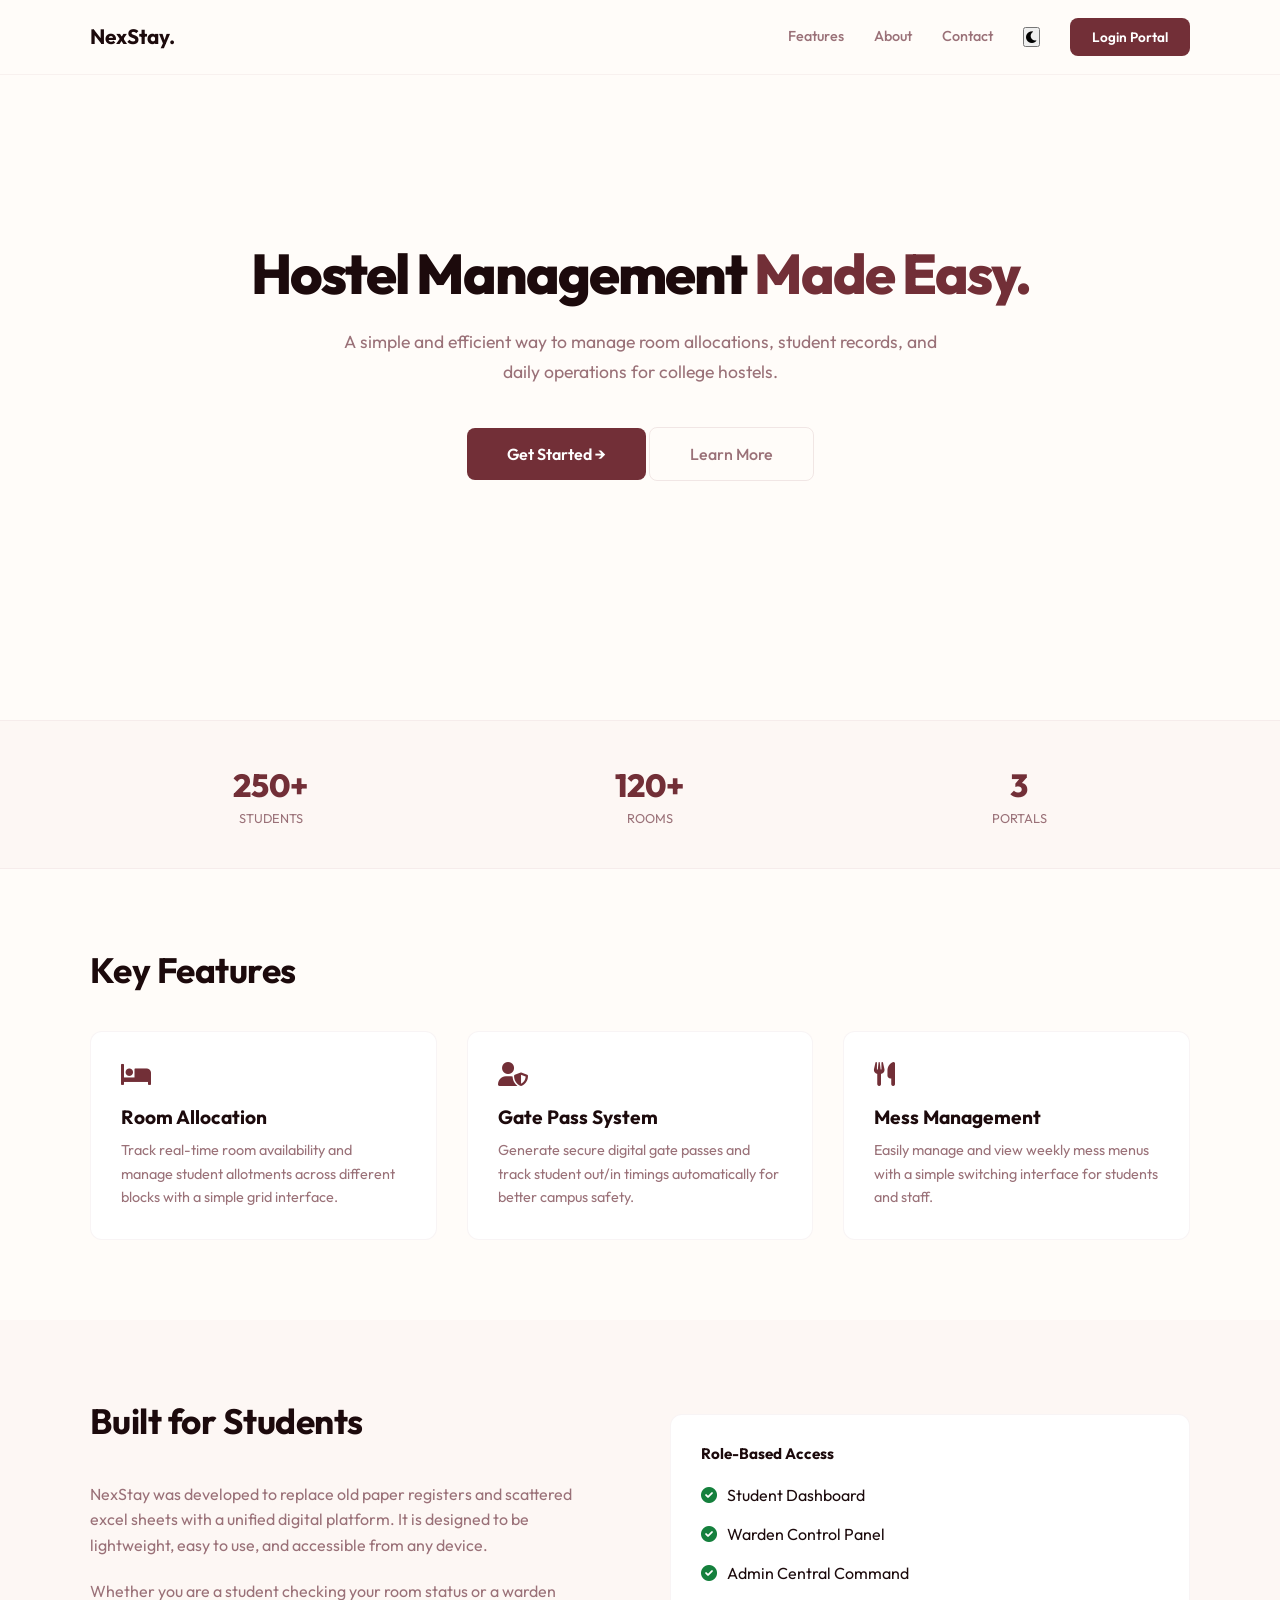
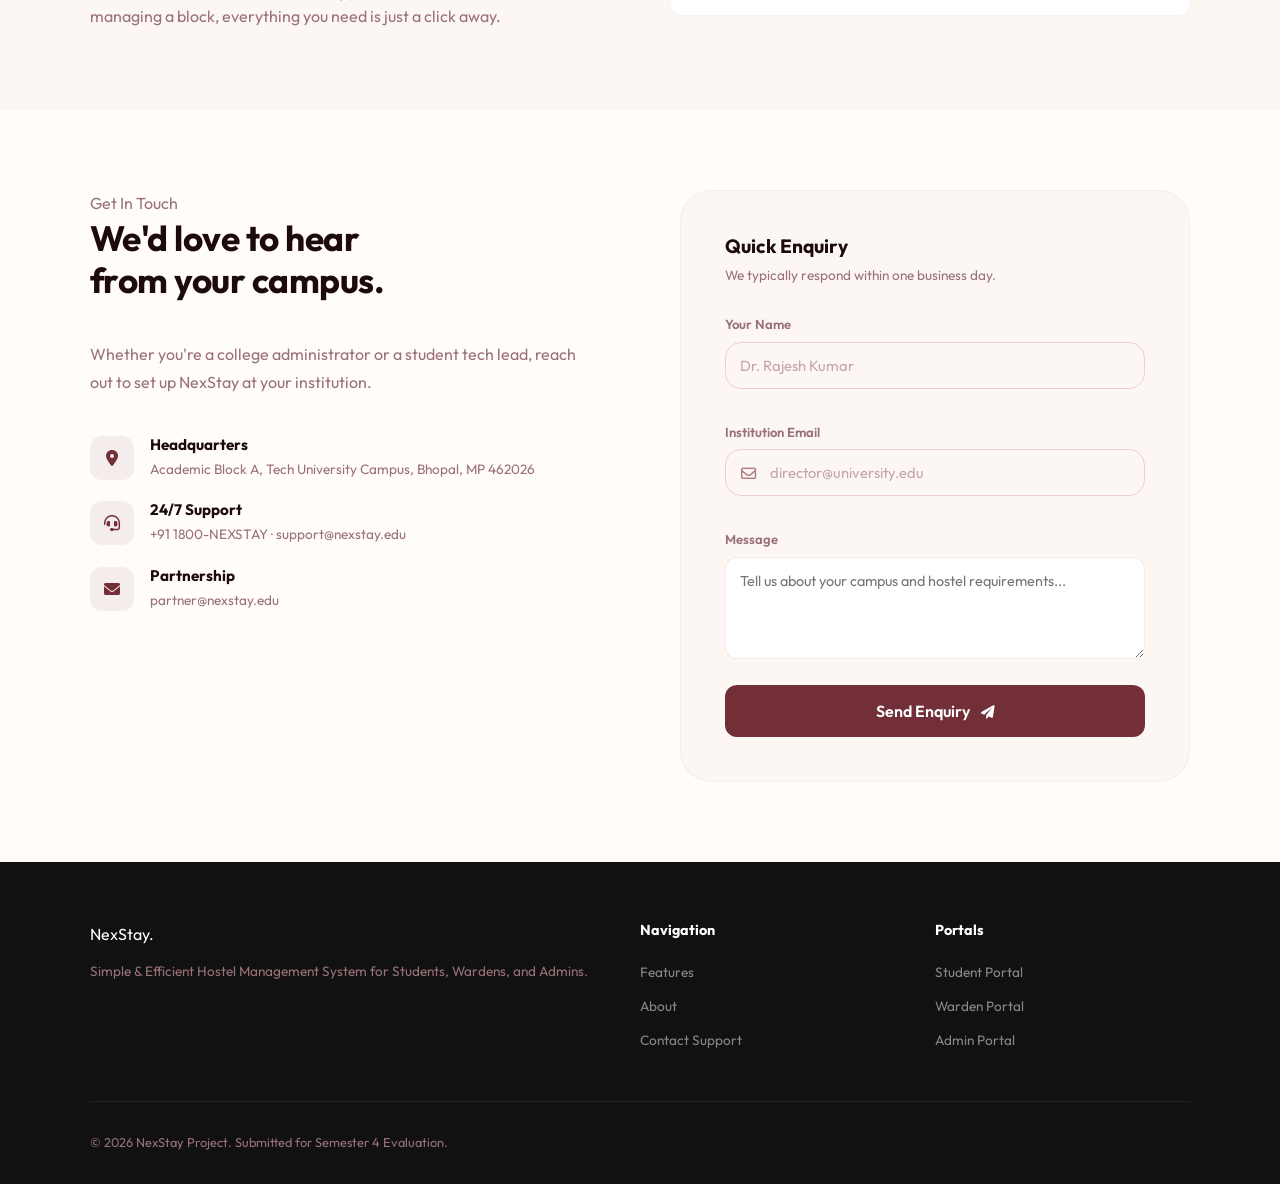
<file: index.html>
<!DOCTYPE html>
<html lang="en">

<head>
    <meta charset="UTF-8">
    <meta name="viewport" content="width=device-width, initial-scale=1.0">
    <title>NexStay: Smart Hostel Management Project</title>
    <meta name="description" content="A Semester 4 project for managing hostel rooms, students, and warden activities.">
    <link rel="stylesheet" href="./css/style.css">
    <link href="https://fonts.googleapis.com/css2?family=Outfit:wght@300;400;500;600;700;800;900&display=swap" rel="stylesheet">
    <link rel="stylesheet" href="https://cdnjs.cloudflare.com/ajax/libs/font-awesome/6.0.0/css/all.min.css">
    <style>
        /* =============================================
           LANDING PAGE 
           ============================================= */
        body { background: var(--bg-main); }

        /* ---- NAVBAR ---- */
        .lp-nav {
            position: fixed; top: 0; left: 0; right: 0; z-index: 100;
            display: flex; align-items: center; justify-content: space-between;
            padding: 18px 7%;
            background: rgba(255, 252, 249, 0.95);
            border-bottom: 1px solid var(--border-light);
            transition: all 0.3s ease;
        }
        [data-theme="dark"] .lp-nav { background: rgba(15, 5, 7, 0.95); }
        
        .lp-nav .logo-text {
            font-size: 1.3rem; font-weight: 700; color: var(--text-main); text-decoration: none;
        }
        .lp-nav__links {
            display: flex; align-items: center; gap: 30px;
        }
        .lp-nav__links a {
            font-size: 0.9rem; font-weight: 500; color: var(--text-muted); text-decoration: none;
        }
        .lp-nav__links a:hover { color: var(--primary); }
        .lp-nav .nav-cta {
            padding: 10px 22px; border-radius: 8px; font-size: 0.85rem;
            font-weight: 600; cursor: pointer; border: none;
            background: var(--primary); color: #fff;
        }

        /* ---- HERO ---- */
        .lp-hero {
            min-height: 80vh;
            display: flex; flex-direction: column;
            align-items: center; justify-content: center;
            text-align: center;
            padding: 100px 7%;
        }
        .lp-hero h1 {
            font-size: 3.5rem; font-weight: 800; color: var(--text-main); margin-bottom: 20px;
        }
        .lp-hero h1 span { color: var(--primary); }
        .lp-hero p {
            font-size: 1.1rem; color: var(--text-muted); max-width: 600px; margin: 0 auto 40px;
        }
        .btn-hero-primary {
            padding: 16px 40px; font-size: 1rem; font-weight: 600;
            border-radius: 8px; border: none; cursor: pointer;
            background: var(--primary); color: #fff;
        }
        .btn-hero-ghost {
            padding: 16px 40px; font-size: 1rem; font-weight: 500;
            border-radius: 8px; border: 1.5px solid var(--border); cursor: pointer;
            background: transparent; color: var(--text-muted);
        }

        /* ---- SECTIONS ---- */
        .lp-section { padding: 80px 7%; }
        .lp-section--alt { background: var(--bg-section); }
        .section-heading {
            font-size: 2.2rem; font-weight: 700; color: var(--text-main); margin-bottom: 40px;
        }

        .features-grid {
            display: grid; grid-template-columns: repeat(auto-fit, minmax(280px, 1fr));
            gap: 30px;
        }
        .feature-card {
            background: var(--white); border: 1px solid var(--border-light);
            border-radius: 12px; padding: 30px;
        }
        .feature-card i { font-size: 1.5rem; color: var(--primary); margin-bottom: 20px; }
        .feature-card h3 { font-size: 1.2rem; margin-bottom: 10px; }
        .feature-card p { font-size: 0.9rem; color: var(--text-muted); line-height: 1.6; }

        /* ---- CTA & FOOTER ---- */
        .lp-cta {
            padding: 80px 7%; text-align: center; background: var(--primary); color: #fff;
        }
        .lp-cta h2 { font-size: 2.5rem; margin-bottom: 20px; }
        .lp-cta p { margin-bottom: 30px; opacity: 0.8; }
        .btn-cta-white {
            padding: 15px 40px; font-size: 1rem; font-weight: 700;
            border-radius: 8px; border: none; background: #fff; color: var(--primary);
        }

        .lp-footer {
            background: #111; color: #888; padding: 60px 7% 30px;
        }
        .lp-footer__top {
            display: grid; grid-template-columns: 2fr 1fr 1fr; gap: 40px;
            padding-bottom: 40px; border-bottom: 1px solid #222;
        }
        .lp-footer h5 { color: #fff; margin-bottom: 20px; font-size: 0.9rem; }
        .lp-footer ul { list-style: none; padding: 0; }
        .lp-footer ul li { margin-bottom: 10px; }
        .lp-footer ul a { color: #888; text-decoration: none; font-size: 0.85rem; }
        .lp-footer__bottom { padding-top: 30px; font-size: 0.8rem; }

        /* Simple Modal Pop */
        .modal-content { transition: transform 0.3s ease; }
        .glass-overlay.active .modal-content { transform: scale(1); }
    </style>
</head>
<body>

    <!-- ============================
         NAVBAR
    ============================= -->
    <nav class="lp-nav" id="lpNav">
        <a href="#" class="logo-text">NexStay.</a>
        <div class="lp-nav__links">
            <a href="#features">Features</a>
            <a href="#about">About</a>
            <a href="#contact">Contact</a>
            <button class="dark-toggle" onclick="toggleDarkMode()" title="Toggle theme">
                <i class="fa-solid fa-moon" id="themeIcon"></i>
            </button>
            <button class="nav-cta" onclick="openLogin(); addRipple(event, this)">
                Login Portal
            </button>
        </div>
    </nav>

    <!-- ============================
         HERO
    ============================= -->
    <section class="lp-hero" id="home">
        <h1>Hostel Management <span>Made Easy.</span></h1>
        <p>A simple and efficient way to manage room allocations, student records, and daily operations for college hostels.</p>
        <div class="lp-hero__actions">
            <button class="btn-hero-primary" onclick="openLogin()">
                Get Started &rarr;
            </button>
            <button class="btn-hero-ghost" onclick="document.getElementById('features').scrollIntoView({behavior:'smooth'})">
                Learn More
            </button>
        </div>
    </section>

    <!-- ============================
         QUICK STATS
    ============================= -->
    <section class="lp-section--alt" style="padding: 40px 7%; border-top: 1px solid var(--border-light); border-bottom: 1px solid var(--border-light);">
        <div class="stats-row" style="display: flex; justify-content: space-around; flex-wrap: wrap; gap: 20px;">
            <div style="text-align: center;">
                <div style="font-size: 2rem; font-weight: 800; color: var(--primary);">250+</div>
                <div style="font-size: 0.8rem; color: var(--text-muted); text-transform: uppercase;">Students</div>
            </div>
            <div style="text-align: center;">
                <div style="font-size: 2rem; font-weight: 800; color: var(--primary);">120+</div>
                <div style="font-size: 0.8rem; color: var(--text-muted); text-transform: uppercase;">Rooms</div>
            </div>
            <div style="text-align: center;">
                <div style="font-size: 2rem; font-weight: 800; color: var(--primary);">3</div>
                <div style="font-size: 0.8rem; color: var(--text-muted); text-transform: uppercase;">Portals</div>
            </div>
        </div>
    </section>

    <!-- ============================
         FEATURES SECTION
    ============================= -->
    <section class="lp-section" id="features">
        <h2 class="section-heading">Key Features</h2>
        <div class="features-grid">
            <div class="feature-card">
                <i class="fa-solid fa-bed"></i>
                <h3>Room Allocation</h3>
                <p>Track real-time room availability and manage student allotments across different blocks with a simple grid interface.</p>
            </div>
            <div class="feature-card">
                <i class="fa-solid fa-user-shield"></i>
                <h3>Gate Pass System</h3>
                <p>Generate secure digital gate passes and track student out/in timings automatically for better campus safety.</p>
            </div>
            <div class="feature-card">
                <i class="fa-solid fa-utensils"></i>
                <h3>Mess Management</h3>
                <p>Easily manage and view weekly mess menus with a simple switching interface for students and staff.</p>
            </div>
        </div>
    </section>

    <!-- ============================
         ABOUT SECTION
    ============================= -->
    <section class="lp-section lp-section--alt" id="about">
        <div class="about-grid" style="display: grid; grid-template-columns: 1fr 1fr; gap: 60px; align-items: center;">
            <div>
                <h2 class="section-heading">Built for Students</h2>
                <p style="color: var(--text-muted); line-height: 1.6; margin-bottom: 20px;">
                    NexStay was developed to replace old paper registers and scattered excel sheets with a unified digital platform. 
                    It is designed to be lightweight, easy to use, and accessible from any device.
                </p>
                <p style="color: var(--text-muted); line-height: 1.6;">
                    Whether you are a student checking your room status or a warden managing a block, 
                    everything you need is just a click away.
                </p>
            </div>
            <div style="background: var(--white); border: 1px solid var(--border-light); border-radius: 12px; padding: 30px;">
                <h4 style="margin-bottom: 20px; font-weight: 700;">Role-Based Access</h4>
                <ul style="list-style: none; padding: 0;">
                    <li style="margin-bottom: 15px; display: flex; align-items: center; gap: 10px;">
                        <i class="fa-solid fa-circle-check" style="color: var(--success);"></i>
                        <span>Student Dashboard</span>
                    </li>
                    <li style="margin-bottom: 15px; display: flex; align-items: center; gap: 10px;">
                        <i class="fa-solid fa-circle-check" style="color: var(--success);"></i>
                        <span>Warden Control Panel</span>
                    </li>
                    <li style="margin-bottom: 0; display: flex; align-items: center; gap: 10px;">
                        <i class="fa-solid fa-circle-check" style="color: var(--success);"></i>
                        <span>Admin Central Command</span>
                    </li>
                </ul>
            </div>
        </div>
    </section>

    <!-- ============================
         CONTACT
    ============================= -->
    <section class="lp-section" id="contact">
        <div style="display:grid; grid-template-columns: 1fr 1fr; gap: 80px; align-items: start;">
            <div>
                <p class="section-label reveal">Get In Touch</p>
                <h2 class="section-heading reveal reveal-delay-1">We'd love to hear<br>from your campus.</h2>
                <p class="section-sub reveal reveal-delay-2" style="margin-bottom:40px;">Whether you're a college administrator or a student tech lead, reach out to set up NexStay at your institution.</p>
                <div style="display:flex; flex-direction:column; gap:20px;">
                    <div class="reveal reveal-delay-1" style="display:flex; gap:16px; align-items:flex-start;">
                        <div style="width:44px; height:44px; border-radius:12px; background:var(--primary-light); color:var(--primary); display:flex; align-items:center; justify-content:center; flex-shrink:0; font-size:1rem;">
                            <i class="fa-solid fa-location-dot"></i>
                        </div>
                        <div>
                            <h4 style="font-size:0.95rem; font-weight:700; margin-bottom:4px;">Headquarters</h4>
                            <p style="font-size:0.85rem; color:var(--text-muted);">Academic Block A, Tech University Campus, Bhopal, MP 462026</p>
                        </div>
                    </div>
                    <div class="reveal reveal-delay-2" style="display:flex; gap:16px; align-items:flex-start;">
                        <div style="width:44px; height:44px; border-radius:12px; background:var(--primary-light); color:var(--primary); display:flex; align-items:center; justify-content:center; flex-shrink:0; font-size:1rem;">
                            <i class="fa-solid fa-headset"></i>
                        </div>
                        <div>
                            <h4 style="font-size:0.95rem; font-weight:700; margin-bottom:4px;">24/7 Support</h4>
                            <p style="font-size:0.85rem; color:var(--text-muted);">+91 1800-NEXSTAY · support@nexstay.edu</p>
                        </div>
                    </div>
                    <div class="reveal reveal-delay-3" style="display:flex; gap:16px; align-items:flex-start;">
                        <div style="width:44px; height:44px; border-radius:12px; background:var(--primary-light); color:var(--primary); display:flex; align-items:center; justify-content:center; flex-shrink:0; font-size:1rem;">
                            <i class="fa-solid fa-envelope"></i>
                        </div>
                        <div>
                            <h4 style="font-size:0.95rem; font-weight:700; margin-bottom:4px;">Partnership</h4>
                            <p style="font-size:0.85rem; color:var(--text-muted);">partner@nexstay.edu</p>
                        </div>
                    </div>
                </div>
            </div>
            <div class="reveal reveal-delay-2" style="background:var(--bg-section); border:1px solid var(--border-light); border-radius:var(--radius-xl); padding:44px;">
                <h3 style="font-size:1.2rem; font-weight:700; margin-bottom:6px;">Quick Enquiry</h3>
                <p style="font-size:0.85rem; color:var(--text-muted); margin-bottom:28px;">We typically respond within one business day.</p>
                <div style="display:flex; flex-direction:column; gap:16px;">
                    <div class="input-group">
                        <label>Your Name</label>
                        <input type="text" placeholder="Dr. Rajesh Kumar" id="contactName" style="padding-left:14px;">
                    </div>
                    <div class="input-group">
                        <label>Institution Email</label>
                        <i class="fa-regular fa-envelope"></i>
                        <input type="email" placeholder="director@university.edu" id="contactEmail">
                    </div>
                    <div class="input-group" style="margin-bottom:4px;">
                        <label>Message</label>
                        <textarea placeholder="Tell us about your campus and hostel requirements..." id="contactMsg" rows="4" style="width:100%; padding:14px; border:1px solid var(--border); border-radius:12px; background:var(--white); color:var(--text-main); font-family:inherit; font-size:0.9rem; resize:vertical; outline:none; transition: border-color 0.2s;" onfocus="this.style.borderColor='var(--primary)'" onblur="this.style.borderColor='var(--border)'"></textarea>
                    </div>
                    <button class="btn-hero-primary w-100" style="border-radius:12px; width:100%;" onclick="submitEnquiry(this)">
                        Send Enquiry <i class="fa-solid fa-paper-plane" style="margin-left:8px; font-size:0.85rem;"></i>
                    </button>
                </div>
            </div>
        </div>
    </section>


    <!-- ============================
         FOOTER
    ============================= -->
    <footer class="lp-footer">
        <div class="lp-footer__top">
            <div>
                <div class="logo-text" style="color:#fff; margin-bottom:15px;">NexStay.</div>
                <p style="font-size:0.85rem; line-height:1.6;">Simple & Efficient Hostel Management System for Students, Wardens, and Admins.</p>
            </div>
            <div class="f-col">
                <h5>Navigation</h5>
                <ul>
                    <li><a href="#features">Features</a></li>
                    <li><a href="#about">About</a></li>
                    <li><a href="#">Contact Support</a></li>
                </ul>
            </div>
            <div class="f-col">
                <h5>Portals</h5>
                <ul>
                    <li><a href="dashboard.html">Student Portal</a></li>
                    <li><a href="warden.html">Warden Portal</a></li>
                    <li><a href="admin.html">Admin Portal</a></li>
                </ul>
            </div>
        </div>
        <div class="lp-footer__bottom">
            <p>&copy; 2026 NexStay Project. Submitted for Semester 4 Evaluation.</p>
        </div>
    </footer>

    <div id="toast-container"></div>

    <!-- ============================
         LOGIN MODAL
    ============================= -->
    <div class="glass-overlay modal" id="loginModal">
        <div class="modal-content" style="border-radius:12px; box-shadow:0 20px 50px rgba(0,0,0,0.1);">
            <button class="close-btn" onclick="closeLogin()"><i class="fa-solid fa-xmark"></i></button>
            <h2 style="font-weight:700; margin-bottom:10px;">Login Portal</h2>
            <p>Select your portal and continue.</p>
            <form onsubmit="return false;" class="login-form">
                <div class="input-group">
                    <div class="role-selector">
                        <label class="radio-card"><input type="radio" name="role" value="student" checked><span class="card-content">Student</span></label>
                        <label class="radio-card"><input type="radio" name="role" value="warden"><span class="card-content">Warden</span></label>
                        <label class="radio-card"><input type="radio" name="role" value="admin"><span class="card-content">Admin</span></label>
                    </div>
                </div>
                <div class="input-group">
                    <label>Email ID</label>
                    <input type="email" placeholder="you@nexstay.edu" style="padding-left:15px;">
                </div>
                <div class="input-group">
                    <label>Password</label>
                    <input type="password" placeholder="••••••••" style="padding-left:15px;">
                </div>
                <button type="button" class="btn-primary w-100" style="padding:15px; font-weight:700; margin-top:20px;" onclick="handleLogin()">
                    Sign In &rarr;
                </button>
            </form>
        </div>
    </div>

    <script src="./js/script.js"></script>
    <script>
    // ---- Theme Toggle Sync ----
    function updateThemeIcon() {
        const isDark = document.body.getAttribute('data-theme') === 'dark';
        const icon = document.getElementById('themeIcon');
        if (icon) {
            icon.className = isDark ? 'fa-solid fa-sun' : 'fa-solid fa-moon';
        }
    }
    updateThemeIcon();

    // Wrap global toggle from script.js to update icon
    const _baseToggle = window.toggleDarkMode;
    window.toggleDarkMode = function() {
        if (typeof _baseToggle === 'function') {
            _baseToggle();
            updateThemeIcon();
        }
    };

    // Smooth scroll for anchors
    document.querySelectorAll('a[href^="#"]').forEach(anchor => {
        anchor.addEventListener('click', function (e) {
            e.preventDefault();
            const target = document.querySelector(this.getAttribute('href'));
            if (target) {
                target.scrollIntoView({ behavior: 'smooth' });
            }
        });
    });
    </script>
</body>
</html>
</file>
<file: css/style.css>
/* ====================================================
   NEXSTAY v9 — VELVET WINE RED  |  PREMIUM REFINED
   Light Mode · All Pages · Polished UI System
   ==================================================== */

/* ---- Google Font import (fallback if not loaded via HTML) ---- */
@import url('https://fonts.googleapis.com/css2?family=Outfit:wght@300;400;500;600;700;800&display=swap');

/* ============================================================
   DESIGN TOKENS
   ============================================================ */
:root {
  --primary:        #722f37;
  --primary-dark:   #3d0c11;
  --primary-mid:    #8f3a44;
  --primary-light:  rgba(114, 47, 55, 0.07);
  --primary-glow:   rgba(114, 47, 55, 0.18);
  --gold:           #b8860b;
  --success:        #15803d;
  --danger:         #b91c1c;
  --warning:        #b45309;
  --bg-main:        #fffcf9;
  --bg-section:     #fdf7f4;
  --white:          #ffffff;
  --card-bg:        #ffffff;
  --sidebar-bg:     #ffffff;
  --text-main:      #1c0a0c;
  --text-muted:     #9a7178;
  --text-sub:       #c4a4a8;
  --border:         rgba(114, 47, 55, 0.1);
  --border-light:   rgba(114, 47, 55, 0.05);
  --shadow-sm:      0 2px 12px rgba(114,47,55,0.06);
  --shadow-md:      0 8px 32px rgba(114,47,55,0.08);
  --shadow-lg:      0 20px 60px rgba(114,47,55,0.12);
  --shadow-xl:      0 30px 80px rgba(114,47,55,0.16);
  --radius-sm:      10px;
  --radius-md:      16px;
  --radius-lg:      24px;
  --radius-xl:      32px;
  --transition:     all 0.3s cubic-bezier(0.25, 0.46, 0.45, 0.94);
}

[data-theme="dark"] {
  --primary:        #ba4959;
  --primary-dark:   #1a0608;
  --primary-mid:    #8f3a44;
  --primary-light:  rgba(186, 73, 89, 0.12);
  --primary-glow:   rgba(186, 73, 89, 0.25);
  --gold:           #d4af37;
  --success:        #22c55e;
  --danger:         #ef4444;
  --warning:        #f59e0b;
  --bg-main:        #0f0507;
  --bg-section:     #17080a;
  --white:          #1a0608;
  --card-bg:        #17080a;
  --sidebar-bg:     #120406;
  --text-main:      #fdf7f4;
  --text-muted:     #c4a4a8;
  --text-sub:       #9a7178;
  --border:         rgba(255,255,255,0.08);
  --border-light:   rgba(255,255,255,0.04);
}

/* ============================================================
   BASE RESET
   ============================================================ */
*, *::before, *::after { margin: 0; padding: 0; box-sizing: border-box; }

html { scroll-behavior: smooth; }

body {
  font-family: 'Outfit', -apple-system, sans-serif;
  background-color: var(--bg-main);
  color: var(--text-main);
  min-height: 100vh;
  line-height: 1.5;
  -webkit-font-smoothing: antialiased;
}

a { text-decoration: none; color: inherit; }
img { display: block; max-width: 100%; }
button { font-family: inherit; }

/* ============================================================
   SCROLLBAR (subtle wine red)
   ============================================================ */
::-webkit-scrollbar { width: 6px; }
::-webkit-scrollbar-track { background: var(--bg-main); }
::-webkit-scrollbar-thumb { background: rgba(114,47,55,0.2); border-radius: 3px; }
::-webkit-scrollbar-thumb:hover { background: var(--primary); }

/* ============================================================
   BACKGROUND TREATMENT
   ============================================================ */
.mesh-container {
  position: fixed; top: 0; left: 0;
  width: 100%; height: 100%;
  z-index: -1; pointer-events: none;
  background:
    radial-gradient(ellipse 60% 40% at 10% 15%, rgba(114,47,55,0.05) 0%, transparent 100%),
    radial-gradient(ellipse 50% 35% at 90% 85%, rgba(184,134,11,0.04) 0%, transparent 100%);
}

/* ============================================================
   TYPOGRAPHY SYSTEM
   ============================================================ */
h1, h2, h3, h4, h5 {
  font-weight: 700;
  color: var(--text-main);
  line-height: 1.2;
}
h1 { font-size: clamp(2.5rem, 5vw, 4.5rem); letter-spacing: -2px; }
h2 { font-size: 1.8rem; letter-spacing: -0.5px; }
h3 { font-size: 1.1rem; }
h4 { font-size: 0.95rem; }
p  { color: var(--text-muted); line-height: 1.7; }
small { font-size: 0.78rem; color: var(--text-sub); }

/* ============================================================
   GLASS CARD SYSTEM
   ============================================================ */
.glass-card {
  background: var(--card-bg);
  border: 1px solid var(--border);
  box-shadow: var(--shadow-md);
  border-radius: var(--radius-lg);
  padding: 28px;
  transition: var(--transition);
}
.glass-card:hover {
  transform: translateY(-4px);
  box-shadow: var(--shadow-lg);
  border-color: rgba(114,47,55,0.22);
}
.glass {
  background: rgba(255,255,255,0.8);
  backdrop-filter: blur(16px);
  -webkit-backdrop-filter: blur(16px);
  border: 1px solid rgba(255,255,255,0.6);
  box-shadow: var(--shadow-sm);
}

/* ============================================================
   MODAL SYSTEM
   ============================================================ */
.glass-overlay {
  display: none;
  position: fixed; inset: 0;
  background: rgba(28, 10, 12, 0.45);
  backdrop-filter: blur(10px);
  -webkit-backdrop-filter: blur(10px);
  z-index: 1000;
  align-items: center;
  justify-content: center;
  padding: 20px;
}
.glass-overlay.active,
.modal.active { display: flex; }
.modal { display: none; }

.modal-content {
  position: relative;
  width: 100%; max-width: 480px;
  background: var(--white);
  border: 1px solid var(--border);
  border-radius: var(--radius-xl);
  padding: 52px 44px 44px;
  box-shadow: var(--shadow-xl);
}
.modal-content h2 { margin-bottom: 4px; }
.modal-content > p { margin-bottom: 28px; font-size: 0.95rem; }
.close-btn {
  position: absolute; top: 18px; right: 18px;
  width: 36px; height: 36px;
  background: var(--primary-light); border: none; border-radius: 50%;
  display: flex; align-items: center; justify-content: center;
  font-size: 1rem; color: var(--primary); cursor: pointer;
  transition: var(--transition);
}
.close-btn:hover { background: var(--primary); color: white; }

/* ============================================================
   BUTTON SYSTEM — The Premium Wine Red Set
   ============================================================ */
.btn-primary {
  display: inline-flex; align-items: center; justify-content: center; gap: 8px;
  background: var(--primary);
  color: white;
  padding: 13px 28px;
  border-radius: var(--radius-md);
  border: none;
  font-weight: 700; font-size: 0.92rem; letter-spacing: 0.2px;
  cursor: pointer; white-space: nowrap;
  box-shadow: 0 4px 16px var(--primary-glow);
  transition: var(--transition);
  position: relative; overflow: hidden;
}
.btn-primary::after {
  content: '';
  position: absolute; inset: 0;
  background: linear-gradient(180deg, rgba(255,255,255,0.08) 0%, transparent 100%);
  pointer-events: none;
}
.btn-primary:hover {
  background: var(--primary-mid);
  transform: translateY(-2px);
  box-shadow: 0 8px 28px var(--primary-glow);
}
.btn-primary:active { transform: translateY(0); }

.btn-secondary {
  display: inline-flex; align-items: center; justify-content: center; gap: 8px;
  background: var(--white);
  color: var(--primary);
  padding: 12px 28px;
  border-radius: var(--radius-md);
  border: 1.5px solid var(--primary);
  font-weight: 700; font-size: 0.92rem;
  cursor: pointer;
  transition: var(--transition);
}
.btn-secondary:hover { background: var(--primary-light); transform: translateY(-2px); }

.btn-text {
  background: none; border: none;
  color: var(--primary); font-family: inherit;
  font-weight: 600; font-size: 0.88rem;
  cursor: pointer; padding: 4px 0;
  transition: opacity 0.2s;
}
.btn-text:hover { opacity: 0.7; }

.btn-large  { padding: 16px 40px; font-size: 1rem; border-radius: var(--radius-lg); }
.btn-pill   { border-radius: 100px !important; }
.w-100      { width: 100%; }

/* Icon button */
.icon-btn {
  width: 42px; height: 42px;
  background: var(--white);
  border: 1px solid var(--border);
  border-radius: var(--radius-sm);
  display: flex; align-items: center; justify-content: center;
  font-size: 1rem; color: var(--text-muted); cursor: pointer;
  transition: var(--transition); position: relative;
}
.icon-btn:hover { color: var(--primary); border-color: var(--primary); }

/* Danger / success variants */
.btn-danger  { background: var(--danger) !important; box-shadow: 0 4px 14px rgba(185,28,28,0.2) !important; }
.btn-success { background: var(--success) !important; box-shadow: 0 4px 14px rgba(21,128,61,0.2) !important; }

/* ============================================================
   BADGE / CHIP
   ============================================================ */
.badge {
  display: inline-flex; align-items: center; gap: 4px;
  padding: 4px 12px; border-radius: 100px;
  font-size: 0.72rem; font-weight: 700; letter-spacing: 0.4px;
  background: var(--primary-light);
  color: var(--primary);
  border: 1px solid var(--border);
}
.badge.success { background: rgba(21,128,61,0.08); color: var(--success); border-color: rgba(21,128,61,0.2); }
.badge.danger  { background: rgba(185,28,28,0.08); color: var(--danger);  border-color: rgba(185,28,28,0.2); }
.badge.warning { background: rgba(180,83,9,0.08); color: var(--warning);  border-color: rgba(180,83,9,0.2); }

/* ============================================================
   AVATAR
   ============================================================ */
.avatar {
  width: 48px; height: 48px;
  border-radius: 50%; object-fit: cover;
  border: 2.5px solid var(--primary);
  box-shadow: 0 0 0 3px var(--primary-light);
}

/* ============================================================
   NAVBAR
   ============================================================ */
.navbar {
  display: flex; align-items: center; justify-content: space-between;
    padding: 16px 5%;
    position: fixed; top: 0; left: 0; width: 100%;
    z-index: 500;
    background: var(--card-bg);
    backdrop-filter: blur(20px);
  -webkit-backdrop-filter: blur(20px);
  border-bottom: 1px solid var(--border);
}
.logo {
  display: flex; align-items: center; gap: 10px;
  font-size: 1.35rem; font-weight: 800;
  color: var(--primary-dark); letter-spacing: -0.5px;
}
.logo i { font-size: 1.1rem; }
.nav-links { display: flex; align-items: center; gap: 28px; }
.nav-links a {
  font-weight: 600; font-size: 0.9rem;
  color: var(--text-muted); transition: color 0.2s;
}
.nav-links a:hover { color: var(--primary); }

/* ============================================================
   HERO SECTION — Full Width Centered
   ============================================================ */
.hero-full {
    display: flex;
    flex-direction: column;
    align-items: center;
    min-height: 100vh;
    padding-top: 80px;
    padding-bottom: 80px;
}
.hero-center {
    display: flex;
    flex-direction: column;
    align-items: center;
    padding: 80px 6% 0;
    max-width: 780px;
    width: 100%;
    text-align: center;
}
.hero-center > * {
    opacity: 0;
    animation: heroReveal 0.9s cubic-bezier(0.16,1,0.3,1) forwards;
}
.hero-center .hero-badge   { animation-delay: 0.2s; }
.hero-center h1            { animation-delay: 0.35s; }
.hero-center > p           { animation-delay: 0.5s; }
.hero-center .hero-actions { animation-delay: 0.65s; }
.hero-center .landing-stats{ animation-delay: 0.80s; }

.hero-badge {
    display: inline-flex; align-items: center; gap: 8px;
    background: var(--primary-light); color: var(--primary);
    border: 1px solid var(--border);
    padding: 8px 18px; border-radius: 100px;
    font-size: 0.75rem; font-weight: 700; letter-spacing: 1px;
    margin-bottom: 0;
}

.hero-actions { display: flex; gap: 14px; flex-wrap: wrap; align-items: center; }

.landing-stats { display: flex; gap: 48px; }
.landing-stats .stat-item h3 {
    font-size: 2.2rem; color: var(--primary);
    margin-bottom: 2px; letter-spacing: -1px;
    background: linear-gradient(135deg, var(--primary), var(--gold));
    -webkit-background-clip: text;
    background-clip: text;
    -webkit-text-fill-color: transparent;
}
.landing-stats .stat-item p { font-size: 0.82rem; }

/* ============================================================
   CSS DASHBOARD MOCKUP
   ============================================================ */
.mockup-wrapper {
    position: relative;
    width: min(860px, 92%);
    margin: 60px auto 0;
    background: var(--white);
    border: 1px solid var(--border);
    border-radius: 16px;
    box-shadow: 0 32px 80px rgba(114,47,55,0.12), 0 0 0 1px rgba(114,47,55,0.05);
    overflow: visible;
    opacity: 0;
    animation: heroReveal 1s cubic-bezier(0.16,1,0.3,1) 0.95s forwards;
}

/* Browser chrome bar */
.dash-bar {
    display: flex; align-items: center; gap: 7px;
    padding: 0 16px;
    height: 40px;
    background: #f8f3f0;
    border-bottom: 1px solid var(--border-light);
    border-radius: 16px 16px 0 0;
}
.dot { width: 11px; height: 11px; border-radius: 50%; flex-shrink: 0; }
.dash-url {
    flex: 1; margin: 0 10px;
    background: #ede5e2; border-radius: 6px;
    height: 22px; display: flex; align-items: center;
    padding: 0 10px;
    font-size: 0.65rem; font-weight: 500; color: var(--text-muted);
}

/* Mockup body — sidebar + main */
.dash-body {
    display: flex;
    height: 380px;
    overflow: hidden;
    border-radius: 0 0 16px 16px;
}

/* ---- Mini Sidebar ---- */
.dash-sidebar {
    width: 70px;
    background: var(--white);
    border-right: 1px solid var(--border-light);
    padding: 16px 12px;
    display: flex; flex-direction: column; gap: 16px; align-items: center;
    flex-shrink: 0;
}
.ds-logo { font-size: 1rem; color: var(--primary); }
.ds-avatar {
    width: 36px; height: 36px; border-radius: 50%;
    background: var(--primary-light);
    border: 2px solid var(--border);
}
.ds-nav { display: flex; flex-direction: column; gap: 8px; width: 100%; }
.ds-item {
    height: 8px; border-radius: 4px;
    background: #ede5e2;
    animation: skeletonPulse 2s ease-in-out infinite;
}
.ds-item.active { background: var(--primary-light); border-left: 2px solid var(--primary); }

/* ---- Main Dashboard area ---- */
.dash-main { flex: 1; padding: 20px; background: #fdf8f6; display: flex; flex-direction: column; gap: 16px; overflow: hidden; }

.dm-topbar { display: flex; justify-content: space-between; align-items: center; }
.dm-title { height: 14px; width: 160px; background: #e8dbd8; border-radius: 4px; margin-bottom: 6px; animation: skeletonPulse 2s ease-in-out infinite; }
.dm-sub   { height: 9px; width: 110px; background: #ede5e2; border-radius: 3px; animation: skeletonPulse 2s ease-in-out 0.2s infinite; }
.dm-btn   { height: 30px; width: 88px; background: var(--primary); border-radius: 8px; opacity: 0.9; }

/* Stat cards row */
.dm-cards { display: flex; gap: 12px; }
.dm-card {
    flex: 1; background: white;
    border: 1px solid var(--border-light);
    border-radius: 12px; padding: 12px;
    display: flex; align-items: center; gap: 10px;
    box-shadow: 0 2px 8px rgba(114,47,55,0.04);
    animation: cardIn 0.5s ease both;
}
.dm-card:nth-child(1) { animation-delay: 1.1s; }
.dm-card:nth-child(2) { animation-delay: 1.2s; }
.dm-card:nth-child(3) { animation-delay: 1.3s; }
@keyframes cardIn {
    from { opacity:0; transform:translateY(10px); }
    to   { opacity:1; transform:translateY(0); }
}
.dc-icon { width: 32px; height: 32px; border-radius: 8px; flex-shrink: 0; }
.dc-lines { display: flex; flex-direction: column; gap: 5px; flex: 1; }
.dc-l1 { height: 10px; background: #ddd; border-radius: 3px; animation: skeletonPulse 2s ease-in-out infinite; }
.dc-l2 { height: 7px; width: 60%; background: #eee; border-radius: 3px; animation: skeletonPulse 2s ease-in-out 0.3s infinite; }

/* Table area */
.dm-table { background: white; border: 1px solid var(--border-light); border-radius: 12px; overflow: hidden; flex: 1; }
.dt-head { display: flex; gap: 12px; padding: 10px 14px; background: #fdf7f4; border-bottom: 1px solid var(--border-light); }
.dt-h { height: 8px; flex: 1; background: #e8dbd8; border-radius: 3px; animation: skeletonPulse 2s ease-in-out infinite; }
.dt-row { display: flex; gap: 12px; padding: 12px 14px; border-bottom: 1px solid var(--border-light); align-items: center; }
.dt-row:last-child { border-bottom: none; }
.dt-cell { height: 9px; flex: 1; background: #eee; border-radius: 3px; animation: skeletonPulse 2s ease-in-out infinite; }
.dt-cell.w60 { flex: 1.5; }
.dt-cell.w40 { flex: 0.9; }
.dt-badge {
    width: 52px; height: 18px; border-radius: 20px; flex-shrink: 0;
    background: rgba(180,83,9,0.12);
    animation: skeletonPulse 2s ease-in-out infinite;
}
.dt-badge.s { background: rgba(21,128,61,0.12); }
.dt-badge.w { background: rgba(114,47,55,0.1); }

/* Row stagger */
.dt-row:nth-child(2) * { animation-delay: 0.1s; }
.dt-row:nth-child(3) * { animation-delay: 0.2s; }
.dt-row:nth-child(4) * { animation-delay: 0.3s; }

@keyframes skeletonPulse {
    0%, 100% { opacity: 1; }
    50%       { opacity: 0.5; }
}

/* ---- Floating chips on mockup ---- */
.mock-chip {
    position: absolute;
    background: white;
    border: 1px solid var(--border);
    border-radius: 14px;
    padding: 10px 16px;
    display: flex; align-items: center; gap: 10px;
    box-shadow: 0 8px 28px rgba(114,47,55,0.1);
    white-space: nowrap;
}
.chip-1 {
    bottom: -18px; left: -24px;
    animation: floatBadge 5s ease-in-out infinite, badgeEntry 0.7s ease 1.4s both;
}
.chip-2 {
    top: 28px; right: -24px;
    animation: floatBadge2 6s ease-in-out infinite, badgeEntry2 0.7s ease 1.6s both;
}


/* ============================================================
   DASHBOARD LAYOUT
   ============================================================ */
.dashboard-body { background: var(--bg-main); overflow: hidden; }

.dashboard-layout {
  display: flex;
  height: 100vh;
  overflow: hidden;
}

/* --- SIDEBAR --- */
.sidebar {
  width: 260px;
  flex-shrink: 0;
  height: 100vh;
  position: sticky; top: 0;
  background: var(--sidebar-bg);
  border-right: 1px solid var(--border);
  padding: 28px 20px;
  display: flex;
  flex-direction: column;
  gap: 20px;
  overflow-y: auto;
}
.sidebar .logo { padding: 4px 8px; border-radius: var(--radius-sm); }
.sidebar .logo i { color: var(--primary); }

/* User Profile card in sidebar */
.user-profile {
  display: flex; align-items: center; gap: 12px;
  padding: 14px 16px;
  background: var(--primary-light);
  border: 1px solid var(--border);
  border-radius: var(--radius-md);
}
.user-profile .info h4 { font-size: 0.9rem; font-weight: 700; color: var(--text-main); margin-bottom: 2px; }
.user-profile .info p  { font-size: 0.75rem; }

/* Alert toggle row */
.alert-toggle {
  display: flex; align-items: center; justify-content: space-between;
  padding: 12px 14px;
  background: var(--white);
  border: 1px solid var(--border-light);
  border-radius: var(--radius-md);
}

/* Sidebar nav */
.side-nav {
  display: flex; flex-direction: column;
  flex: 1;
}
.side-nav a {
  display: flex; align-items: center; gap: 12px;
  padding: 12px 14px;
  border-radius: var(--radius-sm);
  font-weight: 600; font-size: 0.88rem;
  color: var(--text-muted);
  margin-bottom: 3px;
  transition: background 0.2s, color 0.2s;
}
.side-nav a i { width: 16px; text-align: center; font-size: 0.9rem; }
.side-nav a:hover,
.side-nav a.active {
  background: var(--primary-light);
  color: var(--primary);
}
.side-nav a.active {
  border-left: 3px solid var(--primary);
  padding-left: 11px;
}

/* Divider */
.nav-divider {
  height: 1px;
  background: var(--border-light);
  margin: 8px 0;
}

/* Logout button */
.logout-btn {
  display: flex; align-items: center; gap: 10px;
  padding: 12px 14px;
  background: none;
  border: 1px solid var(--border);
  border-radius: var(--radius-sm);
  color: var(--text-muted);
  font-weight: 600; font-size: 0.85rem;
  cursor: pointer; transition: var(--transition);
  margin-top: auto;
}
.logout-btn:hover { color: var(--danger); border-color: var(--danger); background: rgba(185,28,28,0.04); }

/* --- MAIN CONTENT area --- */
.dashboard-content {
  flex: 1;
  padding: 36px 44px;
  overflow-y: auto;
  background: var(--bg-main);
}

/* Top Bar */
.topbar {
  display: flex; align-items: flex-start; justify-content: space-between;
  margin-bottom: 32px;
  gap: 20px;
}
.topbar h2 { font-size: 1.6rem; margin-bottom: 4px; }
.topbar p  { font-size: 0.85rem; }
.top-actions { display: flex; gap: 12px; align-items: center; flex-shrink: 0; }

/* ============================================================
   STAT CARDS GRID
   ============================================================ */
.grid-cards {
  display: grid;
  grid-template-columns: repeat(3, 1fr);
  gap: 18px;
  margin-bottom: 28px;
}
.glass-card.stat {
  display: flex; align-items: center; gap: 18px;
  padding: 22px 24px;
}
.stat-icon {
  width: 52px; height: 52px; flex-shrink: 0;
  border-radius: var(--radius-md);
  display: flex; align-items: center; justify-content: center;
  font-size: 1.25rem;
}
.icon.blue   { background: rgba(59,130,246,0.1);  color: #2563eb; }
.icon.orange { background: rgba(234,88,12,0.1);   color: #ea580c; }
.icon.green  { background: rgba(21,128,61,0.1);   color: var(--success); }
.icon.red    { background: rgba(185,28,28,0.1);   color: var(--danger); }
.icon.gold   { background: rgba(184,134,11,0.1);  color: var(--gold); }
.icon.wine   { background: var(--primary-light);  color: var(--primary); }
/* aliases */

.details p  { font-size: 0.78rem; font-weight: 500; margin-bottom: 4px; line-height: 1; }
.details h3 { font-size: 1.55rem; letter-spacing: -1px; line-height: 1; }

/* ============================================================
   QUICK ACTIONS
   ============================================================ */
.quick-actions {
  display: grid;
  grid-template-columns: repeat(4, 1fr);
  gap: 14px;
  margin-bottom: 28px;
}
.action-btn {
  display: flex; flex-direction: column;
  align-items: center; justify-content: center;
  gap: 12px; padding: 22px 16px;
  background: var(--white);
  border: 1px solid var(--border-light);
  border-radius: var(--radius-md);
  cursor: pointer; transition: var(--transition);
}
.action-btn:hover {
  background: var(--primary-light);
  border-color: var(--border);
  transform: translateY(-3px);
  box-shadow: var(--shadow-sm);
}
.action-btn i  { font-size: 1.5rem; }
.action-btn p  { font-size: 0.78rem; font-weight: 700; color: var(--text-main); }

/* ============================================================
   DASHBOARD GRID (2-column)
   ============================================================ */
.dashboard-grid {
  display: grid;
  grid-template-columns: 2fr 1fr;
  gap: 18px;
}
.span-2 { grid-column: span 2; }
.flex-col { display: flex; flex-direction: column; }

.card-header {
  display: flex; align-items: center; justify-content: space-between;
  margin-bottom: 20px;
}
.card-header h3 { font-size: 1rem; font-weight: 700; }

/* ============================================================
   DATA TABLE
   ============================================================ */
.data-table { width: 100%; border-collapse: collapse; }
.data-table th {
  text-align: left; padding: 11px 16px;
  font-size: 0.75rem; font-weight: 700; letter-spacing: 0.5px;
  color: var(--text-sub);
  background: var(--bg-section);
  border-bottom: 1px solid var(--border-light);
}
.data-table th:first-child { border-radius: var(--radius-sm) 0 0 0; }
.data-table th:last-child  { border-radius: 0 var(--radius-sm) 0 0; }
.data-table td {
  padding: 14px 16px; font-size: 0.88rem;
  border-bottom: 1px solid var(--border-light);
  vertical-align: middle; color: var(--text-main);
}
.data-table tr:last-child td { border-bottom: none; }
.data-table tbody tr { transition: background 0.15s; }
.data-table tbody tr:hover { background: var(--bg-section); }

/* Student avatar in table */
.student-chip {
  display: flex; align-items: center; gap: 10px;
}
.student-chip .initials {
  width: 32px; height: 32px; border-radius: 50%;
  background: var(--primary); color: white;
  font-size: 0.7rem; font-weight: 700;
  display: flex; align-items: center; justify-content: center;
  flex-shrink: 0;
}

/* ============================================================
   LOGIN FORM
   ============================================================ */
.login-form { margin-top: 20px; }

.role-selector {
  display: grid; grid-template-columns: repeat(3,1fr); gap: 8px;
  margin-top: 8px;
}
.radio-card { display: block; cursor: pointer; }
.radio-card input { display: none; }
.card-content {
  display: block; text-align: center;
  padding: 10px 8px; border-radius: var(--radius-sm);
  font-size: 0.88rem; font-weight: 600;
  border: 1.5px solid var(--border-light);
  color: var(--text-muted); background: var(--bg-section);
  transition: var(--transition);
}
.card-content:hover { border-color: var(--border); }
.radio-card input:checked + .card-content {
  border-color: var(--primary);
  background: var(--primary-light);
  color: var(--primary);
}

.input-group {
  position: relative;
  margin-bottom: 18px;
}
.input-group label {
  display: block; margin-bottom: 7px;
  font-size: 0.82rem; font-weight: 600;
  color: var(--text-muted);
}
.input-group i {
  position: absolute;
  left: 16px; bottom: 15px;
  color: var(--primary); opacity: 0.6;
  font-size: 0.95rem; pointer-events: none;
}
.input-group input:not([type="radio"]):not([type="checkbox"]) {
  width: 100%;
  padding: 13px 16px 13px 44px;
  background: var(--bg-section);
  border: 1.5px solid #ead0d2;
  border-radius: var(--radius-md);
  font-family: inherit; font-size: 0.92rem;
  color: var(--text-main); outline: none;
  transition: border-color 0.2s, box-shadow 0.2s;
}
.input-group input:focus {
  border-color: var(--primary);
  background: var(--white);
  box-shadow: 0 0 0 3px rgba(114,47,55,0.08);
}
.input-group input::placeholder { color: var(--text-sub); }

.form-options {
  display: flex; align-items: center;
  justify-content: space-between;
  margin-bottom: 20px; font-size: 0.88rem;
  color: var(--text-muted);
}
.form-options label { display: flex; align-items: center; gap: 6px; cursor: pointer; }
.forgot { color: var(--primary); font-weight: 600; }

/* Attendance input in warden page */
.attendance-input {
  width: 100%; padding: 12px 14px;
  background: var(--bg-section);
  border: 1px solid var(--border);
  border-radius: var(--radius-sm);
  color: var(--text-main);
  font-family: inherit; font-size: 0.88rem;
  outline: none; margin-bottom: 16px;
}
.attendance-input:focus { border-color: var(--primary); }

/* ============================================================
   TOGGLE SWITCH
   ============================================================ */
.switch {
  position: relative; display: inline-block;
  width: 38px; height: 21px;
}
.switch input { opacity: 0; width: 0; height: 0; }
.slider {
  position: absolute; cursor: pointer;
  inset: 0; background: #e8d0d2;
  border-radius: 34px; transition: .3s;
}
.slider:before {
  content: ""; position: absolute;
  height: 15px; width: 15px;
  left: 3px; bottom: 3px;
  background: white; border-radius: 50%; transition: .3s;
  box-shadow: 0 1px 4px rgba(0,0,0,0.15);
}
input:checked + .slider { background: var(--success); }
input:checked + .slider:before { transform: translateX(17px); }

/* ============================================================
   TOAST NOTIFICATIONS
   ============================================================ */
#toast-container {
  position: fixed; bottom: 24px; right: 24px;
  z-index: 9999;
  display: flex; flex-direction: column; gap: 10px;
}
.toast {
  background: linear-gradient(135deg, var(--primary) 0%, var(--primary-dark) 100%);
  color: white; padding: 14px 20px;
  border-radius: var(--radius-md);
  font-weight: 600; font-size: 0.88rem;
  box-shadow: 0 8px 28px rgba(114,47,55,0.35);
  display: flex; align-items: center; gap: 10px;
  transform: translateX(130%);
  transition: transform 0.4s cubic-bezier(0.175, 0.885, 0.32, 1.275);
  min-width: 260px;
}
.toast.show { transform: translateX(0); }
.toast i { font-size: 1rem; }

/* ============================================================
   PAYMENT MODAL
   ============================================================ */
.payment-amount-box {
  background: var(--primary-light);
  border: 1px solid var(--border);
  border-radius: var(--radius-md);
  padding: 20px; text-align: center;
  margin-bottom: 24px;
}
.payment-amount-box p { font-size: 0.82rem; margin-bottom: 4px; }
.payment-amount-box h1 {
  font-size: 2.8rem; color: var(--primary);
  letter-spacing: -2px;
}
.payment-amount-box h1 span { font-size: 1.2rem; letter-spacing: 0; }

/* ============================================================
   MISC UTILITIES
   ============================================================ */
.divider { height: 1px; background: var(--border-light); margin: 16px 0; }
.text-success { color: var(--success); }
.text-danger  { color: var(--danger);  }
.text-muted   { color: var(--text-muted); }
.text-primary { color: var(--primary); }
.fw-700 { font-weight: 700; }
.mt-auto { margin-top: auto; }

/* ============================================================
   ANIMATIONS
   ============================================================ */
@keyframes float { 0%,100%{ transform: translateY(0); } 50%{ transform: translateY(-8px); } }
@keyframes fadeIn { from{ opacity:0; transform:translateY(10px); } to{ opacity:1; transform:translateY(0); } }

.dashboard-content > * { animation: fadeIn 0.4s ease both; }
.dashboard-content > *:nth-child(2) { animation-delay: 0.05s; }
.dashboard-content > *:nth-child(3) { animation-delay: 0.10s; }
.dashboard-content > *:nth-child(4) { animation-delay: 0.15s; }

/* ============================================================
   PREMIUM FOOTER SYSTEM
   ============================================================ */
.footer {
  background: #1c0a0c;
  color: white;
  padding: 80px 8% 40px;
  position: relative;
  overflow: hidden;
  margin-top: 60px;
}
.footer::before {
  content: '';
  position: absolute; top: 0; left: 0; width: 100%; height: 1px;
  background: linear-gradient(90deg, transparent, var(--primary), transparent);
}
.footer-grid {
  display: grid;
  grid-template-columns: 2fr 1fr 1fr 1.5fr;
  gap: 60px;
  margin-bottom: 60px;
}
.footer-brand .logo { 
  color: white !important; margin-bottom: 24px; font-size: 1.6rem; 
  background: none; border: none; padding: 0;
  display: flex; align-items: center; gap: 10px; font-weight: 800;
}
.footer-brand .logo i { color: var(--primary); }
.footer-brand p { color: rgba(255,255,255,0.5); font-size: 0.92rem; line-height: 1.7; max-width: 320px; }

.footer-col h4 {
  font-size: 1.1rem; font-weight: 700; margin-bottom: 28px;
  color: var(--white);
}
.footer-col ul { list-style: none; }
.footer-col ul li { margin-bottom: 14px; }
.footer-col ul li a {
  color: rgba(255,255,255,0.6); text-decoration: none;
  font-size: 0.9rem; transition: var(--transition);
}
.footer-col ul li a:hover { color: var(--primary); padding-left: 5px; }

.footer-contact .contact-item {
  display: flex; align-items: flex-start; gap: 14px; margin-bottom: 20px;
}
.footer-contact .contact-item i { color: var(--primary); margin-top: 4px; }
.footer-contact .contact-item div h5 { font-size: 0.85rem; color: rgba(255,255,255,0.4); margin-bottom: 4px; }
.footer-contact .contact-item div p { font-size: 0.9rem; color: white; }

.footer-bottom {
  padding-top: 40px;
  border-top: 1px solid rgba(255,255,255,0.06);
  display: flex; justify-content: space-between; align-items: center;
}
.footer-bottom p { font-size: 0.82rem; color: rgba(255,255,255,0.4); }
.footer-socials { display: flex; gap: 16px; }
.social-link {
  width: 40px; height: 40px;
  background: rgba(255,255,255,0.04);
  border: 1px solid rgba(255,255,255,0.08);
  border-radius: 50%;
  display: flex; align-items: center; justify-content: center;
  color: white; text-decoration: none; transition: var(--transition);
}
.social-link:hover {
  background: var(--primary); border-color: var(--primary);
  transform: translateY(-4px); box-shadow: 0 8px 20px rgba(114,47,55,0.4);
}

@media (max-width: 1024px) {
  .footer-grid { grid-template-columns: 1fr 1fr; gap: 40px; }
}
@media (max-width: 600px) {
  .footer-grid { grid-template-columns: 1fr; }
  .footer-bottom { flex-direction: column; gap: 20px; text-align: center; }
}

/* =============================================
   ROOM AVAILABILITY GRID
   ============================================= */
.room-grid {
    display: grid;
    grid-template-columns: repeat(auto-fill, minmax(130px, 1fr));
    gap: 16px;
    margin-top: 24px;
}

.room-card {
    background: var(--white);
    border: 1px solid var(--border-light);
    border-radius: 12px;
    padding: 16px;
    text-align: center;
    transition: all 0.3s cubic-bezier(0.16, 1, 0.3, 1);
    position: relative;
    overflow: hidden;
}

.room-card:hover {
    transform: translateY(-4px);
    box-shadow: var(--shadow-md);
    border-color: var(--primary);
}

.room-card h4 {
    font-size: 1.1rem;
    font-weight: 700;
    margin-bottom: 4px;
    color: var(--text-main);
}

.room-card p {
    font-size: 0.75rem;
    color: var(--text-muted);
}

.room-card .occupancy {
    margin-top: 10px;
    display: flex;
    justify-content: center;
    gap: 4px;
}

.room-card .bed-dot {
    width: 8px;
    height: 8px;
    border-radius: 50%;
    background: #e2e8f0;
}

.room-card.available .bed-dot.filled { background: var(--success); }
.room-card.partial .bed-dot.filled   { background: var(--warning); }
.room-card.full .bed-dot.filled      { background: var(--danger); }

/* Room Status Indicators in Grid */
.room-card::after {
    content: '';
    position: absolute;
    top: 0; left: 0; right: 0;
    height: 4px;
}

.room-card.available::after { background: var(--success); }
.room-card.partial::after   { background: var(--warning); }
.room-card.full::after      { background: var(--danger); }

.block-tabs {
    display: flex;
    gap: 10px;
    margin: 20px 0;
}

.room-stats-banner {
    display: flex;
    gap: 24px;
    margin-bottom: 24px;
    padding: 18px 24px;
    background: var(--bg-section);
    border-radius: 16px;
    border: 1px solid var(--border-light);
}

.stat-item h5 { font-size: 0.75rem; text-transform: uppercase; color: var(--text-muted); margin-bottom: 2px; }
.stat-item p { font-size: 1.2rem; font-weight: 700; color: var(--text-main); }

/* =============================================
   ROOM AVAILABILITY PRO UPGRADE
   ============================================= */
.search-filter-bar {
    display: flex;
    gap: 16px;
    margin-bottom: 20px;
    flex-wrap: wrap;
}

.search-input-wrap {
    position: relative;
    flex: 1;
    min-width: 200px;
}

.search-input-wrap i {
    position: absolute;
    left: 14px;
    top: 50%;
    transform: translateY(-50%);
    color: var(--text-muted);
}

.search-input-wrap input {
    width: 100%;
    padding: 12px 14px 12px 40px;
    border-radius: 12px;
    border: 1.5px solid var(--border-light);
    background: var(--white);
    font-family: inherit;
    outline: none;
    transition: border-color 0.3s;
}

.search-input-wrap input:focus {
    border-color: var(--primary);
}

.filter-select {
    padding: 12px 16px;
    border-radius: 12px;
    border: 1.5px solid var(--border-light);
    background: var(--white);
    color: var(--text-main);
    font-family: inherit;
    outline: none;
    cursor: pointer;
}

.room-legend {
    display: flex;
    gap: 20px;
    margin-bottom: 24px;
    font-size: 0.82rem;
    color: var(--text-muted);
}

.legend-item { display: flex; align-items: center; gap: 8px; }
.legend-dot { width: 10px; height: 10px; border-radius: 50%; }

.room-card .type-tag {
    position: absolute;
    top: 10px;
    right: 12px;
    font-size: 0.65rem;
    font-weight: 700;
    text-transform: uppercase;
    padding: 4px 8px;
    border-radius: 6px;
    background: var(--bg-section);
    color: var(--text-muted);
}

/* Modal Occupants */
.occupants-list {
    margin: 20px 0;
    text-align: left;
}

.occupant-row {
    display: flex;
    align-items: center;
    gap: 12px;
    padding: 12px;
    border-radius: 10px;
    background: var(--bg-section);
    margin-bottom: 8px;
}

.occupant-row i { color: var(--primary); }
.occupant-info h5 { font-size: 0.88rem; font-weight: 600; margin: 0; }
.occupant-info p { font-size: 0.75rem; color: var(--text-muted); margin: 0; }
</file>
